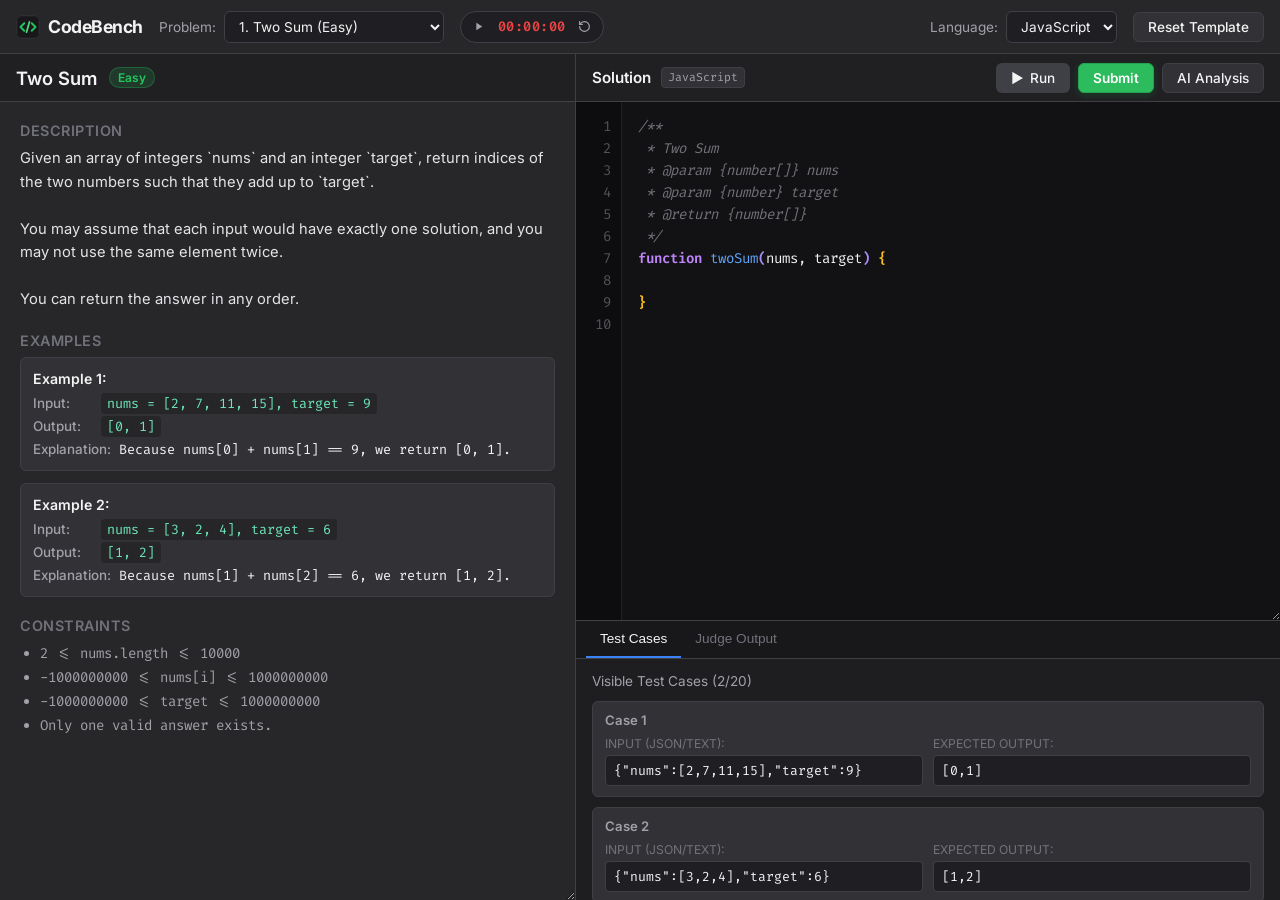
<file: index.html>
<!DOCTYPE html>
<html lang="en">
<head>
  <meta charset="UTF-8">
  <meta name="viewport" content="width=device-width, initial-scale=1.0">
  <title>CodeBench - Online Coding Platform</title>
  <link rel="stylesheet" href="styles.css">
  <link rel="icon" type="image/svg" href="./assets/favicon.svg">
  <link rel="preconnect" href="https://fonts.googleapis.com">
  <link rel="preconnect" href="https://fonts.gstatic.com" crossorigin>
  <link href="https://fonts.googleapis.com/css2?family=Fira+Code:wght@400;500;600&family=Inter:wght@400;500;600;700&display=swap" rel="stylesheet">
</head>
<body>
  <!-- Top Navigation Bar -->
  <header class="navbar">
    <div class="nav-left">
      <div class="logo">
        <img src="./assets/favicon.svg" alt="CodeBench" class="logo-icon" width="24" height="24">
        <span class="logo-text">CodeBench</span>
      </div>
      <div class="problem-select-wrapper">
        <label for="problemSelect">Problem:</label>
        <select id="problemSelect">
          <!-- Populated dynamically by JavaScript -->
        </select>
      </div>

      <!-- LeetCode-style Timer / Stopwatch -->
      <div class="timer-control" id="timerControl" role="timer" aria-label="Coding stopwatch">
        <button id="timerToggleBtn" class="timer-btn timer-toggle-btn" type="button" title="Start (▶)" aria-label="Start stopwatch">
          <svg class="timer-icon icon-play" viewBox="0 0 24 24" width="13" height="13" fill="currentColor">
            <path d="M8 5v14l11-7z"/>
          </svg>
          <svg class="timer-icon icon-pause" viewBox="0 0 24 24" width="13" height="13" fill="currentColor" style="display: none;">
            <path d="M6 19h4V5H6v14zm8-14v14h4V5h-4z"/>
          </svg>
        </button>
        <span id="timerDisplay" class="timer-display" title="Elapsed coding time">00:00:00</span>
        <button id="timerResetBtn" class="timer-btn timer-reset-btn" type="button" title="Reset (↻)" aria-label="Reset stopwatch">
          <svg class="timer-icon icon-reset" viewBox="0 0 24 24" width="13" height="13" fill="none" stroke="currentColor" stroke-width="2.2" stroke-linecap="round" stroke-linejoin="round">
            <path d="M3 12a9 9 0 1 0 9-9 9.75 9.75 0 0 0-6.74 2.74L3 8"/>
            <path d="M3 3v5h5"/>
          </svg>
        </button>
      </div>
    </div>
    <div class="nav-right">
      <div class="language-select-wrapper">
        <label for="languageSelect">Language:</label>
        <select id="languageSelect">
          <option value="js" selected>JavaScript</option>
          <option value="python">Python</option>
          <option value="cpp">C++</option>
          <option value="java">Java</option>
        </select>
      </div>

      <button id="resetCodeBtn" class="btn btn-secondary" title="Reset to starter template">Reset Template</button>
    </div>
  </header>

  <!-- Main Split Layout -->
  <main class="main-container">
    <!-- Left Column: Problem Description -->
    <section class="panel left-panel">
      <div class="panel-header">
        <div class="title-row">
          <h1 id="problemTitle">Loading problem...</h1>
          <span id="problemDifficulty" class="badge badge-easy">Easy</span>
        </div>
      </div>

      <div class="panel-content">
        <!-- Problem Description -->
        <div class="section-block">
          <h2 class="section-title">Description</h2>
          <div id="problemDescription" class="problem-text"></div>
        </div>

        <!-- Examples -->
        <div class="section-block">
          <h2 class="section-title">Examples</h2>
          <div id="problemExamples" class="examples-container"></div>
        </div>

        <!-- Constraints -->
        <div class="section-block">
          <h2 class="section-title">Constraints</h2>
          <ul id="problemConstraints" class="constraints-list"></ul>
        </div>
      </div>
    </section>

    <!-- Right Column: Code Editor + Test Cases + Judge Output -->
    <section class="panel right-panel">
      <!-- Editor Header -->
      <div class="panel-header editor-header">
        <div class="editor-title-row">
          <span class="editor-title">Solution</span>
          <span id="activeLangTag" class="active-lang-tag">JavaScript</span>
        </div>
        <div class="action-buttons">
          <button id="runBtn" class="btn btn-run">
            <span class="btn-icon">&#9658;</span> Run
          </button>
          <button id="submitBtn" class="btn btn-submit">
            Submit
          </button>
          <button id="analyzeCodeBtn" class="btn btn-secondary" type="button">
            AI Analysis
          </button>
        </div>
      </div>

      <!-- Code Editor with Syntax Highlighting & Line Numbers -->
      <div class="editor-container">
        <!-- Line Numbers Gutter -->
        <div id="lineNumbers" class="line-numbers" aria-hidden="true">1</div>
        
        <!-- Editor Stage: Overlay of syntax-highlighted <pre> and transparent <textarea> -->
        <div class="editor-stage">
          <pre id="codePre" class="code-pre" aria-hidden="true"><code id="codeHighlight" class="code-highlight"></code></pre>
          <textarea id="codeEditor" placeholder="// Write your code here..." spellcheck="false" autocomplete="off" autocorrect="off" autocapitalize="off"></textarea>
        </div>
      </div>

      <!-- Lower Split: Test Cases & Judge Output -->
      <div class="bottom-panel">
        <!-- Tab Navigation for Test Cases & Output -->
        <div class="tab-header">
          <button id="tabTestCasesBtn" class="tab-btn active">Test Cases</button>
          <button id="tabOutputBtn" class="tab-btn">Judge Output</button>
        </div>

        <!-- Test Cases View -->
        <div id="testCasesView" class="tab-content active">
          <div class="testcases-header">
            <span>Visible Test Cases (<span id="testCaseCount">0</span>/20)</span>
          </div>
          <div id="testCasesContainer" class="testcases-list">
            <!-- Populated dynamically by JavaScript -->
          </div>
        </div>

        <!-- Judge Output View -->
        <div id="outputView" class="tab-content">
          <div id="outputPlaceholder" class="output-placeholder">
            Click <strong>Run</strong> to test with visible test cases, or <strong>Submit</strong> to evaluate all test cases.
          </div>

          <div id="outputDetails" class="output-details" style="display: none;">
            <!-- Output Summary Status Card -->
            <div class="result-header-card">
              <div class="result-status-row">
                <span id="outputStatus" class="status-badge status-accepted">Accepted</span>
                <span id="outputMessage" class="status-message">All test cases passed</span>
              </div>
              <div class="result-metrics">
                <div class="metric">
                  <span class="metric-label">Passed:</span>
                  <span id="metricPassed" class="metric-value">2 / 2</span>
                </div>
                <div class="metric">
                  <span class="metric-label">Runtime:</span>
                  <span id="metricTime" class="metric-value">42 ms</span>
                </div>
                <div class="metric">
                  <span class="metric-label">Memory:</span>
                  <span id="metricMemory" class="metric-value">12 MB</span>
                </div>
              </div>
            </div>

            <!-- Error Box (if compilation / runtime error) -->
            <div id="errorBox" class="error-box" style="display: none;">
              <div class="error-title">Error Log:</div>
              <pre id="errorContent" class="error-pre"></pre>
            </div>

            <!-- Individual Test Case Results List -->
            <div id="testResultsContainer" class="test-results-container">
              <h3 class="sub-heading">Test Case Breakdown</h3>
              <div id="resultsList" class="results-list">
                <!-- Dynamically populated -->
              </div>
            </div>
          </div>
        </div>
      </div>
    </section>
  </main>

  <!-- AI Code Analysis Modal Experience -->
  <div id="aiModal" class="ai-modal-overlay" style="display: none;" role="dialog" aria-modal="true" aria-labelledby="aiModalTitle">
    <div class="ai-modal-card">
      <div class="ai-modal-header">
        <div class="ai-modal-title-row">
          <span class="ai-badge">AI Assistant</span>
          <h2 id="aiModalTitle" class="ai-modal-title">AI-Powered Code Analysis</h2>
        </div>
        <button id="aiModalCloseBtn" class="ai-close-btn" type="button" aria-label="Close" title="Back to CodeBench">&times;</button>
      </div>

      <!-- Step 1: Initial Screen - Introduction -->
      <div id="aiStepIntro" class="ai-step">
        <div class="ai-intro-body">
          <div class="ai-intro-hero">
            <h3 class="ai-step-heading">AI-Powered Code Analysis</h3>
            <p class="ai-intro-text">
              Analyze your current code for time &amp; space complexity, practical edge cases, constructive tips, and clear explanations.
            </p>
          </div>

          <div class="ai-features-grid">
            <div class="ai-feature-card">
              <span class="ai-feature-icon">⏱️</span>
              <div class="ai-feature-info">
                <strong>Complexity Analysis</strong>
                <span>Big-O runtime &amp; auxiliary space evaluation.</span>
              </div>
            </div>
            <div class="ai-feature-card">
              <span class="ai-feature-icon">🔍</span>
              <div class="ai-feature-info">
                <strong>Edge Cases &amp; Robustness</strong>
                <span>Practical boundary checks and real-world inputs.</span>
              </div>
            </div>
            <div class="ai-feature-card">
              <span class="ai-feature-icon">💡</span>
              <div class="ai-feature-info">
                <strong>Constructive Tips</strong>
                <span>Helpful suggestions to refine style, readability, and speed.</span>
              </div>
            </div>
            <div class="ai-feature-card">
              <span class="ai-feature-icon">📝</span>
              <div class="ai-feature-info">
                <strong>Explanations</strong>
                <span>Clear line-by-line understanding of your solution.</span>
              </div>
            </div>
          </div>
        </div>

        <div class="ai-modal-actions">
          <button id="aiIntroCloseBtn" class="btn btn-secondary" type="button">Back to CodeBench</button>
          <button id="aiIntroGetStartedBtn" class="btn btn-primary" type="button">Get Started / Enter API Key &rarr;</button>
        </div>
      </div>

      <!-- Step 2: API Key Entry Screen -->
      <div id="aiStepKeyConfig" class="ai-step" style="display: none;">
        <div class="ai-intro-hero">
          <h3 class="ai-step-heading">Enter your API Key</h3>
          <p class="ai-intro-text">
            Enter your OpenRouter API key below to unlock instant AI analysis for your solutions.
          </p>
        </div>

        <div class="ai-form-group">
          <div style="display: flex; justify-content: space-between; align-items: center;">
            <label for="aiApiKeyInput" class="ai-label">OpenRouter API Key</label>
            <a href="https://openrouter.ai/keys" target="_blank" rel="noopener noreferrer" class="ai-link-btn" style="font-size: 0.82rem;">Get API Key &nearr;</a>
          </div>
          <div class="ai-input-wrap">
            <input id="aiApiKeyInput" type="password" class="ai-input" placeholder="Paste your OpenRouter API key (sk-or-...)" autocomplete="off" spellcheck="false" />
            <button id="aiToggleKeyVisibilityBtn" class="ai-eye-btn" type="button" title="Toggle visibility">👁️</button>
          </div>
          <p class="ai-key-note">
            🔒 Note: You provide your own OpenRouter API key. It is saved only in your browser's local storage and used directly to analyze your code. It is never stored on our servers.
          </p>
        </div>

        <div id="aiKeyError" class="ai-error-banner" style="display: none;"></div>

        <div class="ai-modal-actions">
          <button id="aiKeyBackBtn" class="btn btn-secondary" type="button">&larr; Back</button>
          <button id="aiKeyContinueBtn" class="btn btn-primary" type="button">Continue</button>
        </div>
      </div>

      <!-- Step 3: AI Analysis Interface -->
      <div id="aiStepResults" class="ai-step" style="display: none;">
        <div class="ai-results-meta">
          <div class="ai-meta-left">
            <span id="aiTargetProblem" class="ai-target-info">Solution Analysis</span>
          </div>
          <div class="ai-key-actions">
            <button id="aiChangeKeyBtn" class="ai-link-btn" type="button">Change API Key</button>
            <span class="ai-sep">|</span>
            <button id="aiRemoveKeyBtn" class="ai-link-btn ai-link-danger" type="button">Remove API Key</button>
          </div>
        </div>

        <div id="aiLoading" class="ai-loading-box" style="display: none;">
          <div class="ai-spinner"></div>
          <span>Analyzing your code with AI...</span>
        </div>

        <div id="aiResultsError" class="ai-error-banner" style="display: none;"></div>

        <div id="aiAnalysisOutput" class="ai-analysis-content"></div>

        <div class="ai-modal-actions">
          <button id="aiCloseResultsBtn" class="btn btn-secondary" type="button">Back to CodeBench</button>
          <button id="aiReanalyzeBtn" class="btn btn-primary" type="button">&#8635; Analyze Current Code</button>
        </div>
      </div>
    </div>
  </div>

  <script type="module" src="app.js?v=5"></script>
</body>
</html>
</file>
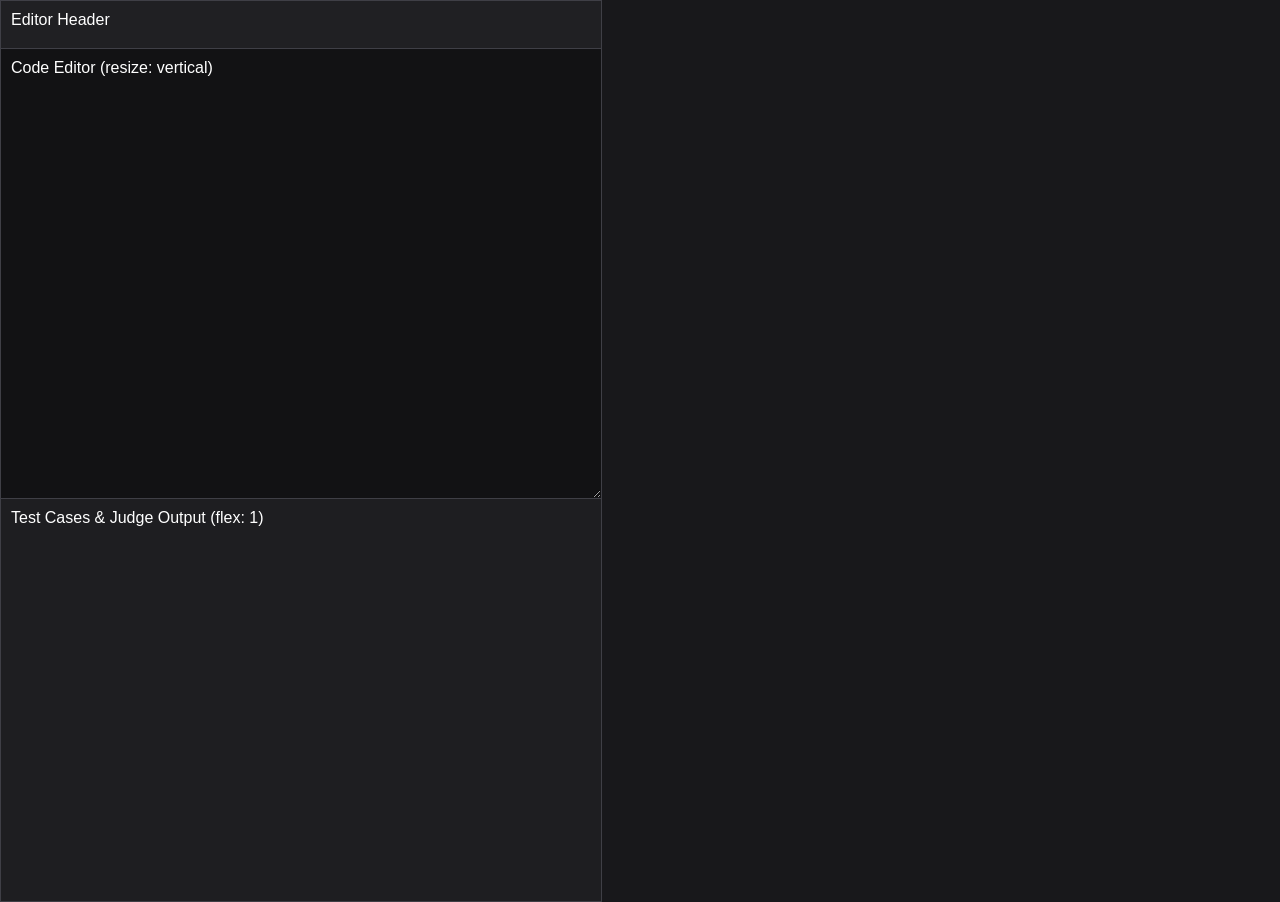
<file: scratch/test_vertical_resize.html>
<!DOCTYPE html>
<html>
<head>
<style>
  body { margin: 0; height: 100vh; background: #18181b; color: white; font-family: sans-serif; display: flex; }
  .right-panel { display: flex; flex-direction: column; width: 600px; height: 100vh; background: #27272a; border: 1px solid #3f3f46; }
  .header { height: 48px; background: #202023; border-bottom: 1px solid #3f3f46; padding: 10px; box-sizing: border-box; }
  .editor-container {
    height: 50%;
    min-height: 120px;
    max-height: calc(100% - 160px);
    resize: vertical;
    overflow: hidden;
    background: #121214;
    padding: 10px;
    box-sizing: border-box;
    border-bottom: 1px solid #3f3f46;
  }
  .bottom-panel {
    flex: 1;
    min-height: 120px;
    background: #1e1e21;
    padding: 10px;
    box-sizing: border-box;
    overflow: auto;
  }
</style>
</head>
<body>
  <div class="right-panel">
    <div class="header">Editor Header</div>
    <div class="editor-container">
      Code Editor (resize: vertical)
    </div>
    <div class="bottom-panel">
      Test Cases & Judge Output (flex: 1)
    </div>
  </div>
</body>
</html>
</file>
<file: styles.css>
/* ===================================================================
   CodeBench - Styling (Vanilla CSS)
   =================================================================== */

:root {
  --bg-main: #18181b;
  --bg-panel: #27272a;
  --bg-card: #323236;
  --bg-input: #1f1f23;
  --border-color: #3f3f46;
  --border-light: #52525b;
  
  --text-primary: #f4f4f5;
  --text-secondary: #a1a1aa;
  --text-muted: #71717a;
  
  --accent-green: #22c55e;
  --accent-green-hover: #16a34a;
  --accent-green-bg: rgba(34, 197, 94, 0.15);

  --accent-red: #ef4444;
  --accent-red-bg: rgba(239, 68, 68, 0.15);

  --accent-amber: #f59e0b;
  --accent-amber-bg: rgba(245, 158, 11, 0.15);

  --accent-blue: #3b82f6;
  --accent-blue-bg: rgba(59, 130, 246, 0.15);

  --font-ui: 'Inter', -apple-system, BlinkMacSystemFont, 'Segoe UI', Roboto, sans-serif;
  --font-mono: 'Fira Code', Consolas, Monaco, 'Courier New', monospace;
}

* {
  box-sizing: border-box;
  margin: 0;
  padding: 0;
}

body {
  font-family: var(--font-ui);
  background-color: var(--bg-main);
  color: var(--text-primary);
  height: 100vh;
  display: flex;
  flex-direction: column;
  overflow: hidden;
}

/* ================= Navbar ================= */
.navbar {
  height: 54px;
  background-color: var(--bg-panel);
  border-bottom: 1px solid var(--border-color);
  display: flex;
  align-items: center;
  justify-content: space-between;
  padding: 0 16px;
  flex-shrink: 0;
  position: sticky;
  top: 0;
  z-index: 100;
  overflow-x: auto;
  overflow-y: hidden;
  scrollbar-width: none;
  -webkit-overflow-scrolling: touch;
}

.navbar::-webkit-scrollbar {
  display: none;
}

.nav-left, .nav-right {
  display: flex;
  align-items: center;
  gap: 16px;
  flex-shrink: 0;
  white-space: nowrap;
}

.logo {
  display: flex;
  align-items: center;
  gap: 8px;
  font-weight: 700;
  font-size: 1.1rem;
}

.logo-icon {
  width: 24px;
  height: 24px;
  display: block;
  border-radius: 6px;
}

.logo-text {
  color: var(--text-primary);
  letter-spacing: -0.5px;
}

.problem-select-wrapper, .language-select-wrapper, .provider-select-wrapper {
  display: flex;
  align-items: center;
  gap: 8px;
  font-size: 0.85rem;
  color: var(--text-secondary);
}

select {
  background-color: var(--bg-input);
  color: var(--text-primary);
  border: 1px solid var(--border-color);
  border-radius: 6px;
  padding: 6px 10px;
  font-size: 0.85rem;
  cursor: pointer;
  outline: none;
  font-family: var(--font-ui);
  transition: border-color 0.2s;
}

select:hover, select:focus {
  border-color: var(--border-light);
}

/* ================= Main Split Layout ================= */
.main-container {
  display: flex;
  flex: 1;
  overflow: hidden;
  height: calc(100vh - 54px);
}

.panel {
  display: flex;
  flex-direction: column;
  height: 100%;
  background-color: var(--bg-panel);
  overflow: hidden;
}

.left-panel {
  width: 45%;
  min-width: 280px;
  max-width: calc(100% - 340px);
  resize: horizontal;
  overflow: auto;
  border-right: 1px solid var(--border-color);
}

.right-panel {
  flex: 1;
  min-width: 340px;
}

.panel-header {
  height: 48px;
  padding: 0 16px;
  display: flex;
  align-items: center;
  justify-content: space-between;
  background-color: #202023;
  border-bottom: 1px solid var(--border-color);
  flex-shrink: 0;
}

.panel-content {
  padding: 20px;
  overflow-y: auto;
  flex: 1;
  display: flex;
  flex-direction: column;
  gap: 20px;
}

/* ================= Problem Details ================= */
.title-row {
  display: flex;
  align-items: center;
  gap: 12px;
}

#problemTitle {
  font-size: 1.15rem;
  font-weight: 600;
}

.badge {
  font-size: 0.75rem;
  padding: 2px 8px;
  border-radius: 999px;
  font-weight: 600;
}

.badge-easy {
  background-color: var(--accent-green-bg);
  color: var(--accent-green);
  border: 1px solid rgba(34, 197, 94, 0.3);
}

.badge-medium {
  background-color: var(--accent-amber-bg);
  color: var(--accent-amber);
  border: 1px solid rgba(245, 158, 11, 0.3);
}

.badge-hard {
  background-color: var(--accent-red-bg);
  color: var(--accent-red);
  border: 1px solid rgba(239, 68, 68, 0.3);
}

.section-title {
  font-size: 0.9rem;
  text-transform: uppercase;
  letter-spacing: 0.5px;
  color: var(--text-muted);
  margin-bottom: 8px;
  font-weight: 600;
}

.problem-text {
  font-size: 0.92rem;
  line-height: 1.6;
  color: #e4e4e7;
  white-space: pre-line;
}

.examples-container {
  display: flex;
  flex-direction: column;
  gap: 12px;
}

.example-card {
  background-color: var(--bg-card);
  border: 1px solid var(--border-color);
  border-radius: 6px;
  padding: 12px;
  font-size: 0.88rem;
}

.example-header {
  font-weight: 600;
  margin-bottom: 8px;
  color: var(--text-primary);
}

.example-field {
  margin-bottom: 6px;
  font-family: var(--font-mono);
  font-size: 0.84rem;
}

.example-field:last-child {
  margin-bottom: 0;
}

.example-label {
  color: var(--text-secondary);
  font-weight: 500;
  font-family: var(--font-ui);
  display: inline-block;
  min-width: 60px;
}

.example-val {
  color: #6ee7b7;
  background-color: rgba(0, 0, 0, 0.25);
  padding: 2px 6px;
  border-radius: 4px;
}

.constraints-list {
  padding-left: 20px;
  font-size: 0.88rem;
  line-height: 1.7;
  color: var(--text-secondary);
  font-family: var(--font-mono);
}

/* ================= Code Editor ================= */
.editor-header {
  display: flex;
  align-items: center;
  justify-content: space-between;
}

.editor-title-row {
  display: flex;
  align-items: center;
  gap: 10px;
}

.editor-title {
  font-weight: 600;
  font-size: 0.95rem;
}

.active-lang-tag {
  font-size: 0.72rem;
  background-color: var(--bg-card);
  border: 1px solid var(--border-color);
  padding: 2px 6px;
  border-radius: 4px;
  color: var(--text-secondary);
  font-family: var(--font-mono);
}

.action-buttons {
  display: flex;
  align-items: center;
  gap: 8px;
}

.btn {
  display: inline-flex;
  align-items: center;
  justify-content: center;
  gap: 6px;
  padding: 6px 14px;
  border-radius: 6px;
  font-size: 0.85rem;
  font-weight: 500;
  cursor: pointer;
  border: 1px solid transparent;
  transition: background-color 0.15s, border-color 0.15s;
  font-family: var(--font-ui);
}

.btn:disabled {
  opacity: 0.5;
  cursor: not-allowed;
}

.btn-secondary {
  background-color: var(--bg-card);
  color: var(--text-primary);
  border-color: var(--border-color);
}

.btn-secondary:hover:not(:disabled) {
  background-color: #3f3f46;
}

.btn-run {
  background-color: #3f3f46;
  color: var(--text-primary);
}

.btn-run:hover:not(:disabled) {
  background-color: #52525b;
}

.btn-submit {
  background-color: #2cbb5d;
  color: #ffffff;
  font-weight: 600;
  border-color: #26a350;
  box-shadow: 0 1px 3px rgba(0, 0, 0, 0.25), 0 2px 6px rgba(44, 187, 93, 0.25);
  transition: background-color 0.15s ease, border-color 0.15s ease, box-shadow 0.15s ease;
}

.btn-submit:hover:not(:disabled) {
  background-color: #26a350;
  border-color: #1f8b44;
  box-shadow: 0 2px 8px rgba(44, 187, 93, 0.4);
}

.btn-submit:active:not(:disabled) {
  background-color: #1f8b44;
  border-color: #1a7539;
  box-shadow: 0 1px 2px rgba(0, 0, 0, 0.25);
}

.btn-small {
  padding: 4px 10px;
  font-size: 0.78rem;
}

/* ================= Editor Stage with Highlighting & Line Numbers ================= */
.editor-container {
  height: calc(100% - 328px);
  min-height: 140px;
  max-height: calc(100% - 160px);
  resize: vertical;
  position: relative;
  background-color: #121214;
  display: flex;
  overflow: hidden;
}

.line-numbers {
  width: 46px;
  background-color: #0d0d0f;
  color: #52525b;
  font-family: var(--font-mono);
  font-size: 0.88rem;
  line-height: 22px;
  padding: 14px 10px 14px 0;
  text-align: right;
  user-select: none;
  overflow: hidden;
  border-right: 1px solid rgba(255, 255, 255, 0.08);
  flex-shrink: 0;
  white-space: pre;
}

.editor-stage {
  flex: 1;
  position: relative;
  height: 100%;
  overflow: hidden;
}

.code-pre, #codeEditor {
  position: absolute;
  top: 0;
  left: 0;
  width: 100%;
  height: 100%;
  font-family: var(--font-mono);
  font-size: 0.88rem;
  line-height: 22px;
  tab-size: 4;
  padding: 14px 16px;
  box-sizing: border-box;
  white-space: pre;
  word-wrap: normal;
  overflow: auto;
  border: none;
  outline: none;
  margin: 0;
}

.code-pre {
  z-index: 1;
  pointer-events: none;
  background: transparent;
  color: #f4f4f5;
}

.code-highlight {
  font-family: inherit;
  font-size: inherit;
  line-height: inherit;
  white-space: pre;
}

#codeEditor {
  z-index: 2;
  background: transparent;
  color: transparent;
  caret-color: #38bdf8;
  resize: none;
}

#codeEditor::selection {
  background: rgba(56, 189, 248, 0.25);
  color: transparent;
}

/* ================= Syntax Highlighting Token Colors ================= */
.token-keyword {
  color: #c084fc; /* purple */
  font-weight: 600;
}

.token-type {
  color: #38bdf8; /* cyan */
  font-weight: 500;
}

.token-string {
  color: #4ade80; /* bright green */
}

.token-number {
  color: #fb923c; /* orange */
}

.token-comment {
  color: #71717a; /* muted grey italic */
  font-style: italic;
}

.token-function {
  color: #60a5fa; /* blue */
}

.token-builtin {
  color: #f472b6; /* pink */
}

.token-preproc {
  color: #e879f9; /* magenta */
}

/* Rainbow Bracket Styling */
.token-bracket-curly {
  color: #fbbf24; /* yellow / gold */
  font-weight: 600;
}

.token-bracket-paren {
  color: #a78bfa; /* violet / purple */
  font-weight: 600;
}

.token-bracket-square {
  color: #38bdf8; /* sky blue */
  font-weight: 600;
}

/* ================= Bottom Panel (Test Cases & Output) ================= */
.bottom-panel {
  flex: 1;
  min-height: 120px;
  display: flex;
  flex-direction: column;
  background-color: #1e1e21;
  border-top: 1px solid var(--border-color);
  overflow: hidden;
}

.tab-header {
  height: 38px;
  display: flex;
  background-color: #18181b;
  border-bottom: 1px solid var(--border-color);
  padding: 0 10px;
}

.tab-btn {
  background: transparent;
  border: none;
  color: var(--text-muted);
  font-size: 0.85rem;
  font-weight: 500;
  padding: 0 14px;
  cursor: pointer;
  display: flex;
  align-items: center;
  border-bottom: 2px solid transparent;
  transition: color 0.15s;
}

.tab-btn:hover {
  color: var(--text-primary);
}

.tab-btn.active {
  color: var(--text-primary);
  border-bottom-color: var(--accent-blue);
}

.tab-content {
  display: none;
  flex: 1;
  overflow-y: auto;
  padding: 14px 16px;
}

.tab-content.active {
  display: flex;
  flex-direction: column;
}

/* ================= Test Cases UI ================= */
.testcases-header {
  display: flex;
  justify-content: space-between;
  align-items: center;
  margin-bottom: 12px;
  font-size: 0.85rem;
  color: var(--text-secondary);
}

.testcases-list {
  display: flex;
  flex-direction: column;
  gap: 10px;
}

.testcase-card {
  background-color: var(--bg-card);
  border: 1px solid var(--border-color);
  border-radius: 6px;
  padding: 10px 12px;
}

.testcase-header-row {
  display: flex;
  justify-content: space-between;
  align-items: center;
  margin-bottom: 8px;
  font-size: 0.82rem;
  font-weight: 600;
  color: var(--text-secondary);
}

.testcase-fields {
  display: grid;
  grid-template-columns: 1fr 1fr;
  gap: 10px;
}

.field-group {
  display: flex;
  flex-direction: column;
  gap: 4px;
}

.field-label {
  font-size: 0.76rem;
  color: var(--text-muted);
  text-transform: uppercase;
}

.field-input {
  background-color: var(--bg-input);
  border: 1px solid var(--border-color);
  border-radius: 4px;
  padding: 6px 8px;
  color: var(--text-primary);
  font-family: var(--font-mono);
  font-size: 0.82rem;
  outline: none;
}

.field-input:focus {
  border-color: var(--border-light);
}

/* ================= Judge Output UI ================= */
.output-placeholder {
  display: flex;
  align-items: center;
  justify-content: center;
  height: 100%;
  color: var(--text-muted);
  font-size: 0.88rem;
  text-align: center;
  padding: 20px;
}

.output-details {
  display: flex;
  flex-direction: column;
  gap: 12px;
}

.result-header-card {
  background-color: var(--bg-card);
  border: 1px solid var(--border-color);
  border-radius: 6px;
  padding: 12px;
  display: flex;
  flex-direction: column;
  gap: 8px;
}

.result-status-row {
  display: flex;
  align-items: center;
  gap: 12px;
}

.status-badge {
  padding: 4px 10px;
  border-radius: 6px;
  font-size: 0.85rem;
  font-weight: 700;
  text-transform: uppercase;
  letter-spacing: 0.5px;
}

.status-accepted {
  background-color: var(--accent-green-bg);
  color: var(--accent-green);
  border: 1px solid var(--accent-green);
}

.status-wrong {
  background-color: var(--accent-red-bg);
  color: var(--accent-red);
  border: 1px solid var(--accent-red);
}

.status-error {
  background-color: var(--accent-amber-bg);
  color: var(--accent-amber);
  border: 1px solid var(--accent-amber);
}

.status-message {
  font-size: 0.88rem;
  color: var(--text-secondary);
}

.result-metrics {
  display: flex;
  align-items: center;
  gap: 16px;
  font-size: 0.82rem;
  padding-top: 6px;
  border-top: 1px solid rgba(255, 255, 255, 0.08);
}

.metric-label {
  color: var(--text-muted);
  margin-right: 4px;
}

.metric-value {
  color: var(--text-primary);
  font-family: var(--font-mono);
  font-weight: 500;
}

.error-box {
  background-color: rgba(239, 68, 68, 0.1);
  border: 1px solid var(--accent-red);
  border-radius: 6px;
  padding: 12px;
}

.error-title {
  color: var(--accent-red);
  font-weight: 600;
  font-size: 0.85rem;
  margin-bottom: 6px;
}

.error-pre {
  color: #fca5a5;
  font-family: var(--font-mono);
  font-size: 0.82rem;
  white-space: pre-wrap;
  word-break: break-all;
}

.sub-heading {
  font-size: 0.85rem;
  color: var(--text-muted);
  margin-bottom: 8px;
  text-transform: uppercase;
}

.results-list {
  display: flex;
  flex-direction: column;
  gap: 8px;
}

.result-item {
  background-color: var(--bg-card);
  border: 1px solid var(--border-color);
  border-radius: 6px;
  padding: 10px;
}

.result-item-header {
  display: flex;
  justify-content: space-between;
  margin-bottom: 6px;
  font-size: 0.82rem;
}

.result-item-title {
  font-weight: 600;
  color: var(--text-primary);
}

.result-item-tag {
  font-weight: 600;
}

.tag-pass {
  color: var(--accent-green);
}

.tag-fail {
  color: var(--accent-red);
}

.result-item-comparison {
  display: grid;
  grid-template-columns: 1fr 1fr;
  gap: 8px;
  font-size: 0.8rem;
  font-family: var(--font-mono);
  background-color: var(--bg-input);
  padding: 6px 8px;
  border-radius: 4px;
}

.comp-box {
  display: flex;
  flex-direction: column;
  gap: 2px;
}

.comp-label {
  font-size: 0.72rem;
  color: var(--text-muted);
  font-family: var(--font-ui);
}

.comp-val {
  color: var(--text-primary);
  word-break: break-all;
}

/* Custom Scrollbars */
::-webkit-scrollbar {
  width: 6px;
  height: 6px;
}

::-webkit-scrollbar-track {
  background: transparent;
}

::-webkit-scrollbar-thumb {
  background: #3f3f46;
  border-radius: 3px;
}

::-webkit-scrollbar-thumb:hover {
  background: #52525b;
}

/* ================= AI Analysis Modal ================= */
.ai-modal-overlay {
  position: fixed;
  inset: 0;
  z-index: 1000;
  background-color: rgba(0, 0, 0, 0.72);
  backdrop-filter: blur(4px);
  display: flex;
  align-items: center;
  justify-content: center;
  padding: 16px;
  animation: aiFadeIn 0.15s ease-out;
}

@keyframes aiFadeIn {
  from { opacity: 0; }
  to { opacity: 1; }
}

.ai-modal-card {
  background-color: var(--bg-panel);
  border: 1px solid var(--border-color);
  border-radius: 8px;
  width: 92%;
  max-width: 660px;
  max-height: 88vh;
  display: flex;
  flex-direction: column;
  box-shadow: 0 16px 36px rgba(0, 0, 0, 0.5);
  overflow: hidden;
}

.ai-modal-header {
  height: 52px;
  padding: 0 16px;
  background-color: #202023;
  border-bottom: 1px solid var(--border-color);
  display: flex;
  align-items: center;
  justify-content: space-between;
  flex-shrink: 0;
}

.ai-modal-title-row {
  display: flex;
  align-items: center;
  gap: 10px;
}

.ai-badge {
  font-size: 0.7rem;
  font-weight: 700;
  text-transform: uppercase;
  background-color: var(--accent-blue-bg);
  color: var(--accent-blue);
  padding: 2px 7px;
  border-radius: 4px;
  letter-spacing: 0.5px;
}

.ai-modal-title {
  font-size: 1rem;
  font-weight: 600;
  color: var(--text-primary);
}

.ai-close-btn {
  background: none;
  border: none;
  color: var(--text-muted);
  font-size: 1.4rem;
  cursor: pointer;
  line-height: 1;
  padding: 4px 8px;
  border-radius: 4px;
  transition: color 0.15s, background-color 0.15s;
}

.ai-close-btn:hover {
  color: var(--text-primary);
  background-color: var(--bg-card);
}

.ai-step {
  padding: 20px;
  display: flex;
  flex-direction: column;
  gap: 16px;
  overflow-y: auto;
}

.ai-step-heading {
  font-size: 1.15rem;
  font-weight: 600;
  color: var(--text-primary);
  margin-bottom: 6px;
}

.ai-intro-hero {
  display: flex;
  flex-direction: column;
  gap: 6px;
}

.ai-intro-body {
  display: flex;
  flex-direction: column;
  gap: 16px;
}

.ai-intro-text {
  font-size: 0.92rem;
  line-height: 1.6;
  color: var(--text-secondary);
}

.ai-features-grid {
  display: grid;
  grid-template-columns: repeat(2, 1fr);
  gap: 10px;
  margin-top: 4px;
}

@media (max-width: 600px) {
  .ai-features-grid {
    grid-template-columns: 1fr;
  }
}

.ai-feature-card {
  background-color: var(--bg-card);
  border: 1px solid var(--border-color);
  border-radius: 6px;
  padding: 10px 12px;
  display: flex;
  align-items: flex-start;
  gap: 10px;
}

.ai-feature-icon {
  font-size: 1.25rem;
  line-height: 1;
}

.ai-feature-info {
  display: flex;
  flex-direction: column;
  gap: 2px;
}

.ai-feature-info strong {
  font-size: 0.86rem;
  color: var(--text-primary);
}

.ai-feature-info span {
  font-size: 0.78rem;
  color: var(--text-muted);
  line-height: 1.35;
}

.ai-key-note {
  font-size: 0.8rem;
  color: var(--text-muted);
  line-height: 1.45;
  margin-top: 4px;
}

.ai-meta-left {
  display: flex;
  align-items: center;
  gap: 8px;
}

.ai-target-info {
  color: var(--accent-blue);
  font-weight: 500;
}

.ai-security-notice {
  display: flex;
  gap: 12px;
  align-items: flex-start;
  padding: 12px 14px;
  background-color: rgba(34, 197, 94, 0.1);
  border: 1px solid rgba(34, 197, 94, 0.25);
  border-radius: 6px;
  font-size: 0.85rem;
  line-height: 1.5;
  color: #bbf7d0;
}

.ai-security-notice code {
  background-color: rgba(0, 0, 0, 0.35);
  padding: 2px 5px;
  border-radius: 4px;
  font-family: var(--font-mono);
  font-size: 0.8rem;
  color: #86efac;
}

.ai-security-icon {
  font-size: 1.2rem;
  flex-shrink: 0;
}

.ai-form-group {
  display: flex;
  flex-direction: column;
  gap: 6px;
}

.ai-label {
  font-size: 0.85rem;
  font-weight: 500;
  color: var(--text-secondary);
}

.ai-select, .ai-input {
  width: 100%;
  background-color: var(--bg-input);
  color: var(--text-primary);
  border: 1px solid var(--border-color);
  border-radius: 6px;
  padding: 8px 12px;
  font-size: 0.88rem;
  font-family: var(--font-ui);
  outline: none;
  transition: border-color 0.15s;
}

.ai-select:focus, .ai-input:focus {
  border-color: var(--accent-blue);
}

.ai-input-wrap {
  position: relative;
  display: flex;
  align-items: center;
}

.ai-input-wrap .ai-input {
  padding-right: 40px;
}

.ai-eye-btn {
  position: absolute;
  right: 6px;
  background: none;
  border: none;
  cursor: pointer;
  padding: 6px;
  color: var(--text-muted);
  font-size: 0.9rem;
  border-radius: 4px;
}

.ai-eye-btn:hover {
  background-color: var(--bg-card);
}

.ai-help-text {
  font-size: 0.78rem;
  color: var(--text-muted);
}

.ai-error-banner {
  background-color: var(--accent-red-bg);
  border: 1px solid rgba(239, 68, 68, 0.3);
  color: #fca5a5;
  padding: 10px 12px;
  border-radius: 6px;
  font-size: 0.85rem;
  line-height: 1.4;
}

.ai-modal-actions {
  display: flex;
  align-items: center;
  justify-content: flex-end;
  gap: 10px;
  margin-top: 8px;
  padding-top: 12px;
  border-top: 1px solid var(--border-color);
}

.ai-ready-body {
  text-align: center;
  padding: 16px 8px;
  display: flex;
  flex-direction: column;
  align-items: center;
  gap: 12px;
}

.ai-ready-badge {
  width: 48px;
  height: 48px;
  background-color: var(--accent-green-bg);
  border: 1px solid rgba(34, 197, 94, 0.4);
  color: var(--accent-green);
  border-radius: 50%;
  display: flex;
  align-items: center;
  justify-content: center;
  font-size: 1.5rem;
  font-weight: 700;
}

.ai-ready-title {
  font-size: 1.15rem;
  font-weight: 600;
  color: var(--text-primary);
}

.ai-ready-text {
  font-size: 0.9rem;
  color: var(--text-secondary);
  line-height: 1.5;
  max-width: 420px;
}

.ai-ready-text code {
  background-color: var(--bg-card);
  padding: 2px 6px;
  border-radius: 4px;
  color: #86efac;
  font-family: var(--font-mono);
}

.ai-ready-provider {
  font-size: 0.82rem;
  color: var(--text-muted);
  background-color: var(--bg-card);
  border: 1px solid var(--border-color);
  padding: 4px 12px;
  border-radius: 20px;
}

.ai-ready-provider strong {
  color: var(--accent-blue);
}

.ai-results-meta {
  display: flex;
  align-items: center;
  justify-content: space-between;
  padding: 8px 12px;
  background-color: var(--bg-card);
  border-radius: 6px;
  font-size: 0.82rem;
  color: var(--text-secondary);
}

.ai-results-meta strong {
  color: var(--text-primary);
}

.ai-key-actions {
  display: flex;
  align-items: center;
  gap: 8px;
}

.ai-link-btn {
  background: none;
  border: none;
  color: var(--accent-blue);
  font-size: 0.82rem;
  cursor: pointer;
  padding: 0;
  text-decoration: underline;
  text-underline-offset: 2px;
}

.ai-link-btn:hover {
  color: #60a5fa;
}

.ai-link-danger {
  color: var(--accent-red);
}

.ai-link-danger:hover {
  color: #f87171;
}

.ai-sep {
  color: var(--border-color);
}

.ai-loading-box {
  display: flex;
  align-items: center;
  justify-content: center;
  gap: 12px;
  padding: 28px 16px;
  color: var(--text-secondary);
  font-size: 0.9rem;
}

.ai-spinner {
  width: 20px;
  height: 20px;
  border: 2px solid var(--border-color);
  border-top-color: var(--accent-blue);
  border-radius: 50%;
  animation: aiSpin 0.7s linear infinite;
}

@keyframes aiSpin {
  to { transform: rotate(360deg); }
}

.ai-btn-spinner {
  width: 12px;
  height: 12px;
  border: 2px solid rgba(255, 255, 255, 0.25);
  border-top-color: #38bdf8;
  border-radius: 50%;
  animation: aiSpin 0.7s linear infinite;
  display: inline-block;
  margin-right: 6px;
  vertical-align: middle;
}

.ai-analysis-content {
  background-color: var(--bg-card);
  border: 1px solid var(--border-color);
  border-radius: 6px;
  padding: 16px;
  font-size: 0.88rem;
  line-height: 1.6;
  color: #e4e4e7;
  max-height: 52vh;
  overflow-y: auto;
}

.ai-analysis-content h3, .ai-analysis-content h4 {
  color: #38bdf8;
  margin: 14px 0 6px;
  font-weight: 600;
  font-size: 0.95rem;
  display: flex;
  align-items: center;
  gap: 6px;
}

.ai-analysis-content h3:first-child, .ai-analysis-content h4:first-child {
  margin-top: 0;
}

.ai-analysis-content p {
  margin-bottom: 8px;
}

.ai-analysis-content ul, .ai-analysis-content ol {
  padding-left: 20px;
  margin-bottom: 12px;
}

.ai-analysis-content li {
  margin-bottom: 5px;
}

.ai-analysis-content li strong {
  color: #ffffff;
}

.ai-analysis-content code {
  background-color: var(--bg-input);
  padding: 2px 5px;
  border-radius: 4px;
  font-family: var(--font-mono);
  font-size: 0.82rem;
  color: #93c5fd;
}

.ai-analysis-content pre {
  background-color: var(--bg-input);
  border: 1px solid var(--border-color);
  border-radius: 4px;
  padding: 10px;
  overflow-x: auto;
  margin: 10px 0;
  font-family: var(--font-mono);
  font-size: 0.82rem;
}

.ai-analysis-content pre code {
  background: none;
  padding: 0;
  color: #e4e4e7;
}

.btn-primary {
  background-color: var(--accent-blue);
  color: #ffffff;
  font-weight: 600;
  border-color: #2563eb;
}

.btn-primary:hover:not(:disabled) {
  background-color: #2563eb;
}

/* ================= LeetCode-Style Timer / Stopwatch ================= */
.timer-control {
  display: inline-flex;
  align-items: center;
  gap: 3px;
  background-color: var(--bg-input);
  border: 1px solid var(--border-color);
  border-radius: 9999px;
  padding: 2px 6px;
  height: 32px;
  flex-shrink: 0;
  user-select: none;
  transition: border-color 0.2s, background-color 0.2s, box-shadow 0.2s;
}

.timer-control:hover {
  border-color: var(--border-light);
  background-color: #242428;
}

.timer-control.is-running {
  border-color: rgba(239, 68, 68, 0.45);
  box-shadow: 0 0 10px rgba(239, 68, 68, 0.15);
}

.timer-btn {
  background: transparent;
  border: none;
  color: var(--text-secondary);
  width: 24px;
  height: 24px;
  border-radius: 50%;
  display: inline-flex;
  align-items: center;
  justify-content: center;
  cursor: pointer;
  padding: 0;
  transition: color 0.15s, background-color 0.15s, transform 0.15s;
}

.timer-btn:hover {
  color: var(--text-primary);
  background-color: rgba(255, 255, 255, 0.08);
}

.timer-btn:active {
  transform: scale(0.92);
}

.timer-btn:focus-visible {
  outline: 2px solid var(--accent-blue);
  outline-offset: 1px;
}

.timer-reset-btn:hover svg {
  transform: rotate(-45deg);
  transition: transform 0.2s ease;
}

.timer-icon {
  display: block;
  pointer-events: none;
}

.timer-display {
  font-family: var(--font-mono);
  font-size: 0.85rem;
  font-weight: 600;
  color: #ef4444; /* LeetCode coral/red signature timer color */
  padding: 0 4px;
  cursor: pointer;
  letter-spacing: 0.5px;
  line-height: 1;
  transition: color 0.15s;
}

.timer-display:hover {
  color: #f87171;
}

.timer-control.is-running .timer-display {
  color: #f87171;
}

/* ===================================================================
   Responsive Design & Mobile Support (Tablet & Phone)
   =================================================================== */

@media (max-width: 920px) {
  body {
    height: auto;
    min-height: 100vh;
    overflow-x: hidden;
    overflow-y: auto;
  }

  .main-container {
    flex-direction: column;
    height: auto;
    min-height: calc(100vh - 54px);
    overflow: visible;
  }

  .left-panel {
    width: 100%;
    min-width: 0;
    max-width: 100%;
    resize: none;
    border-right: none;
    border-bottom: 1px solid var(--border-color);
    height: auto;
    max-height: 440px;
  }

  .right-panel {
    width: 100%;
    min-width: 0;
    height: auto;
    overflow: visible;
  }

  .editor-container {
    height: 380px;
    min-height: 220px;
    max-height: none;
    resize: vertical;
  }

  .bottom-panel {
    min-height: 280px;
    height: auto;
    overflow: visible;
  }

  .nav-left, .nav-right {
    gap: 8px;
    flex-wrap: nowrap;
    flex-shrink: 0;
  }

  .problem-select-wrapper label,
  .language-select-wrapper label {
    display: none;
  }

  #problemSelect {
    max-width: 170px;
    text-overflow: ellipsis;
  }

  #languageSelect {
    max-width: 105px;
  }

  #resetCodeBtn {
    padding: 5px 10px;
    font-size: 0.8rem;
    white-space: nowrap;
  }
}

@media (max-width: 680px) {
  .navbar {
    height: 50px;
    padding: 0 10px;
    gap: 8px;
  }

  .nav-left, .nav-right {
    gap: 6px;
    flex-wrap: nowrap;
    flex-shrink: 0;
  }

  .logo-text {
    display: none;
  }

  #problemSelect {
    max-width: 140px;
    font-size: 0.82rem;
    padding: 5px 8px;
  }

  #languageSelect {
    max-width: 95px;
    font-size: 0.82rem;
    padding: 5px 6px;
  }

  .timer-control {
    height: 28px;
    padding: 1px 4px;
    gap: 1px;
  }

  .timer-display {
    font-size: 0.8rem;
    padding: 0 2px;
  }

  .timer-btn {
    width: 20px;
    height: 20px;
  }

  #resetCodeBtn {
    padding: 4px 8px;
    font-size: 0.76rem;
  }

  .panel-header {
    height: auto;
    min-height: 44px;
    padding: 8px 12px;
    flex-wrap: wrap;
    gap: 8px;
  }

  .editor-header {
    flex-direction: column;
    align-items: stretch;
    gap: 8px;
  }

  .editor-title-row {
    justify-content: space-between;
  }

  .action-buttons {
    width: 100%;
    justify-content: flex-end;
    flex-wrap: wrap;
    gap: 6px;
  }

  .action-buttons .btn {
    flex: 1;
    min-width: 80px;
    padding: 6px 10px;
    font-size: 0.8rem;
  }

  .editor-container {
    height: 320px;
  }

  .testcase-fields {
    grid-template-columns: 1fr;
  }

  .result-item-comparison {
    grid-template-columns: 1fr;
  }

  .result-metrics {
    flex-wrap: wrap;
    gap: 10px;
  }

  .ai-modal-card {
    width: 96%;
    max-height: 94vh;
  }

  .ai-step {
    padding: 14px;
    gap: 12px;
  }

  .ai-modal-actions {
    flex-direction: column-reverse;
  }

  .ai-modal-actions .btn {
    width: 100%;
  }
}

@media (max-width: 440px) {
  .navbar {
    height: 48px;
    padding: 0 6px;
    gap: 6px;
  }

  #problemSelect {
    max-width: 115px;
    font-size: 0.78rem;
    padding: 4px 6px;
  }

  #languageSelect {
    max-width: 80px;
    font-size: 0.78rem;
    padding: 4px 4px;
  }

  .timer-display {
    font-size: 0.76rem;
  }

  #resetCodeBtn {
    padding: 3px 6px;
    font-size: 0.72rem;
  }

  .line-numbers {
    width: 36px;
    font-size: 0.8rem;
    padding: 14px 6px 14px 0;
  }

  .code-pre, #codeEditor {
    font-size: 0.82rem;
    padding: 14px 10px;
  }
}
</file>
